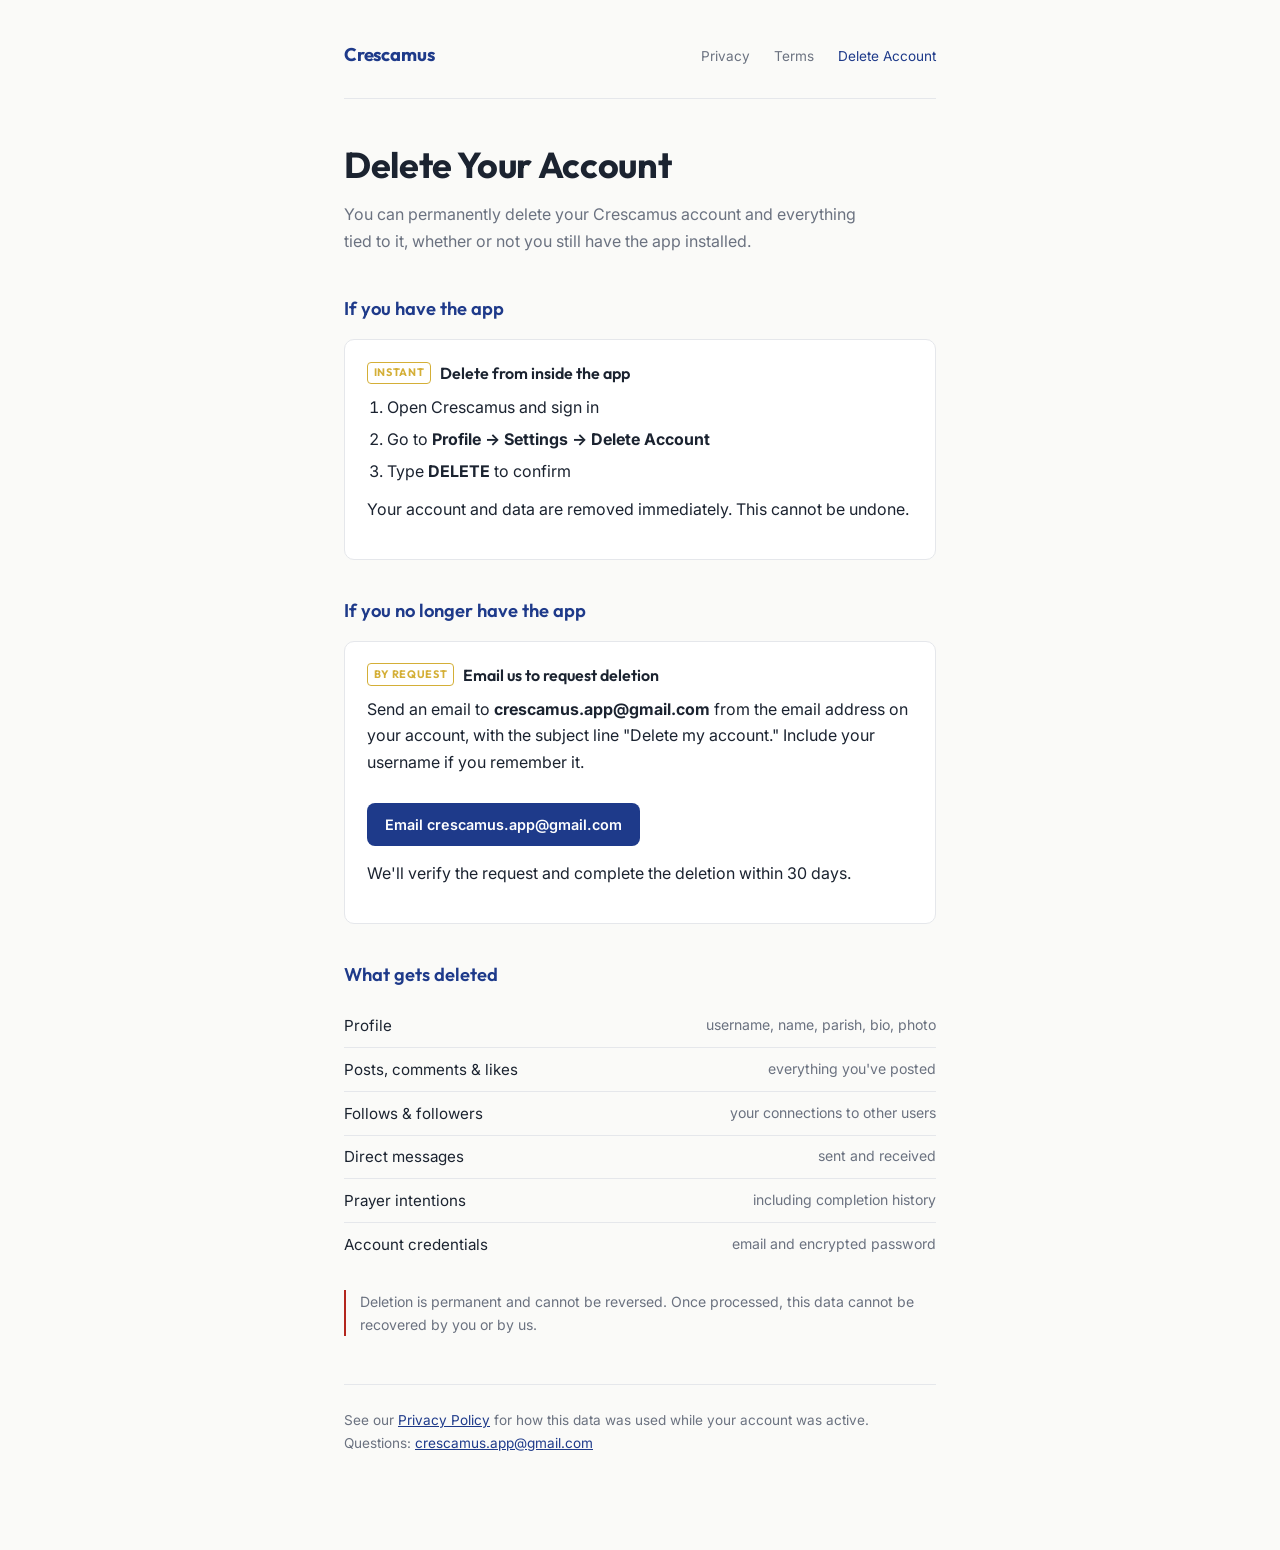
<file: public/delete-account.html>
<!doctype html>
<html lang="en">
<head>
<meta charset="UTF-8" />
<meta name="viewport" content="width=device-width, initial-scale=1.0" />
<title>Delete Your Account — Crescamus</title>
<meta name="description" content="How to permanently delete your Crescamus account and data, with or without the app installed." />
<link rel="icon" type="image/svg+xml" href="/favicon.svg" />
<link rel="preconnect" href="https://fonts.googleapis.com">
<link rel="preconnect" href="https://fonts.gstatic.com" crossorigin>
<link href="https://fonts.googleapis.com/css2?family=Inter:wght@400;500;600;700&family=Outfit:wght@500;600;700&display=swap" rel="stylesheet">
<style>
  :root {
    --primary: #1E3A8A;
    --secondary: #D4AF37;
    --background: #FAFAF8;
    --surface: #FFFFFF;
    --text: #1B2330;
    --text-secondary: #6B7280;
    --border: #E5E7EB;
    --danger: #B3261E;
    --font-display: 'Outfit', system-ui, sans-serif;
    --font-body: 'Inter', system-ui, sans-serif;
  }
  @media (prefers-color-scheme: dark) {
    :root {
      --primary: #3B82F6;
      --secondary: #E9C46A;
      --background: #0B0F19;
      --surface: #131A26;
      --text: #F3F4F6;
      --text-secondary: #9CA3AF;
      --border: #1F2937;
      --danger: #F2837A;
    }
  }
  * { box-sizing: border-box; }
  body {
    margin: 0;
    background: var(--background);
    color: var(--text);
    font-family: var(--font-body);
    line-height: 1.65;
  }
  .wrap { max-width: 40rem; margin: 0 auto; padding: 2.5rem 1.5rem 5rem; }
  header.site {
    display: flex; align-items: center; justify-content: space-between;
    padding-bottom: 1.75rem; margin-bottom: 2.25rem;
    border-bottom: 1px solid var(--border);
  }
  .wordmark {
    font-family: var(--font-display); font-weight: 700; font-size: 1.15rem;
    color: var(--primary); text-decoration: none; letter-spacing: -0.01em;
  }
  nav.legal a {
    color: var(--text-secondary); text-decoration: none; font-size: 0.85rem;
    margin-left: 1.25rem;
  }
  nav.legal a:hover, nav.legal a.current { color: var(--primary); }
  h1 {
    font-family: var(--font-display); font-weight: 700;
    font-size: clamp(1.75rem, 5vw, 2.25rem); letter-spacing: -0.01em;
    margin: 0 0 0.4rem;
  }
  .lede { color: var(--text-secondary); font-size: 1rem; margin: 0 0 2.5rem; max-width: 32rem; }
  h2 {
    font-family: var(--font-display); font-weight: 600; font-size: 1.15rem;
    color: var(--primary); margin: 2.25rem 0 0.9rem;
  }
  p { margin: 0 0 1rem; }
  a.inline { color: var(--primary); }
  .path {
    background: var(--surface); border: 1px solid var(--border);
    border-radius: 10px; padding: 1.25rem 1.4rem; margin-bottom: 1.1rem;
  }
  .path h3 {
    font-family: var(--font-display); font-weight: 600; font-size: 1rem;
    margin: 0 0 0.5rem; display: flex; align-items: center; gap: 0.55rem;
  }
  .path h3 .badge {
    font-size: 0.68rem; letter-spacing: 0.06em; text-transform: uppercase;
    color: var(--secondary); border: 1px solid var(--secondary);
    border-radius: 4px; padding: 0.12em 0.5em; font-weight: 700;
  }
  .path ol { margin: 0.5rem 0 0; padding-left: 1.25rem; }
  .path li { margin-bottom: 0.35rem; }
  .btn {
    display: inline-block; margin-top: 0.75rem;
    background: var(--primary); color: #fff; text-decoration: none;
    font-weight: 600; font-size: 0.9rem; padding: 0.6rem 1.1rem;
    border-radius: 8px;
  }
  .data-list { list-style: none; padding: 0; margin: 0 0 1rem; }
  .data-list li {
    padding: 0.55rem 0; border-bottom: 1px solid var(--border);
    display: flex; justify-content: space-between; gap: 1rem; font-size: 0.95rem;
  }
  .data-list li:last-child { border-bottom: none; }
  .data-list .what { color: var(--text-secondary); font-size: 0.88rem; text-align: right; }
  .note {
    font-size: 0.88rem; color: var(--text-secondary);
    border-left: 2px solid var(--danger); padding-left: 0.9rem; margin: 1.5rem 0;
  }
  footer.site {
    margin-top: 3rem; padding-top: 1.5rem; border-top: 1px solid var(--border);
    color: var(--text-secondary); font-size: 0.85rem;
  }
</style>
</head>
<body>
  <div class="wrap">
    <header class="site">
      <a class="wordmark" href="https://www.crescamus.app">Crescamus</a>
      <nav class="legal">
        <a href="/privacy.html">Privacy</a>
        <a href="/terms.html">Terms</a>
        <a href="/delete-account.html" class="current">Delete Account</a>
      </nav>
    </header>

    <h1>Delete Your Account</h1>
    <p class="lede">You can permanently delete your Crescamus account and everything tied to it, whether or not you still have the app installed.</p>

    <h2>If you have the app</h2>
    <div class="path">
      <h3><span class="badge">Instant</span>Delete from inside the app</h3>
      <ol>
        <li>Open Crescamus and sign in</li>
        <li>Go to <strong>Profile → Settings → Delete Account</strong></li>
        <li>Type <strong>DELETE</strong> to confirm</li>
      </ol>
      <p style="margin-top:0.75rem">Your account and data are removed immediately. This cannot be undone.</p>
    </div>

    <h2>If you no longer have the app</h2>
    <div class="path">
      <h3><span class="badge">By request</span>Email us to request deletion</h3>
      <p>Send an email to <strong>crescamus.app@gmail.com</strong> from the email address on your account, with the subject line "Delete my account." Include your username if you remember it.</p>
      <a class="btn" href="mailto:crescamus.app@gmail.com?subject=Delete%20my%20account&body=Please%20delete%20my%20Crescamus%20account.%0A%0AAccount%20email%3A%0AUsername%20(if%20known)%3A">Email crescamus.app@gmail.com</a>
      <p style="margin-top:0.9rem">We'll verify the request and complete the deletion within 30 days.</p>
    </div>

    <h2>What gets deleted</h2>
    <ul class="data-list">
      <li><span>Profile</span><span class="what">username, name, parish, bio, photo</span></li>
      <li><span>Posts, comments &amp; likes</span><span class="what">everything you've posted</span></li>
      <li><span>Follows &amp; followers</span><span class="what">your connections to other users</span></li>
      <li><span>Direct messages</span><span class="what">sent and received</span></li>
      <li><span>Prayer intentions</span><span class="what">including completion history</span></li>
      <li><span>Account credentials</span><span class="what">email and encrypted password</span></li>
    </ul>

    <p class="note">Deletion is permanent and cannot be reversed. Once processed, this data cannot be recovered by you or by us.</p>

    <footer class="site">
      <p>See our <a class="inline" href="/privacy.html">Privacy Policy</a> for how this data was used while your account was active. Questions: <a class="inline" href="mailto:crescamus.app@gmail.com">crescamus.app@gmail.com</a></p>
    </footer>
  </div>
</body>
</html>
</file>
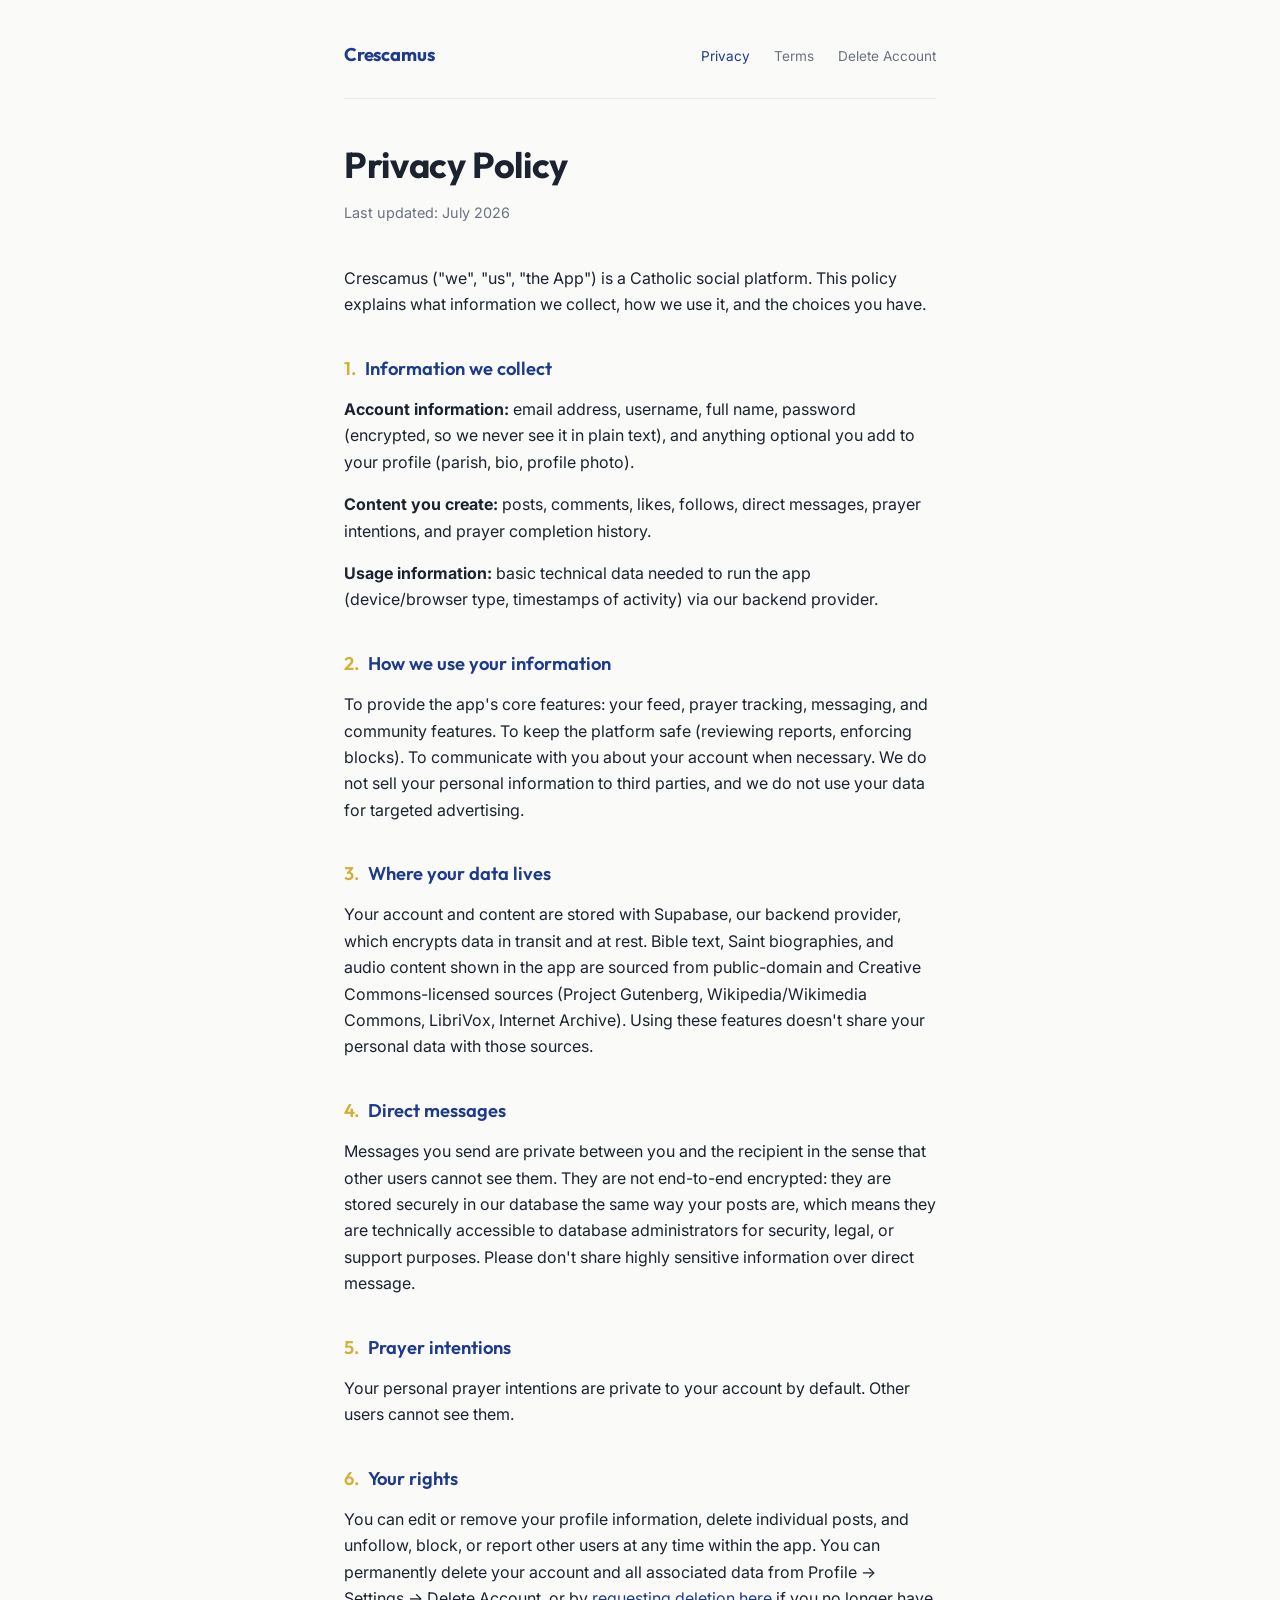
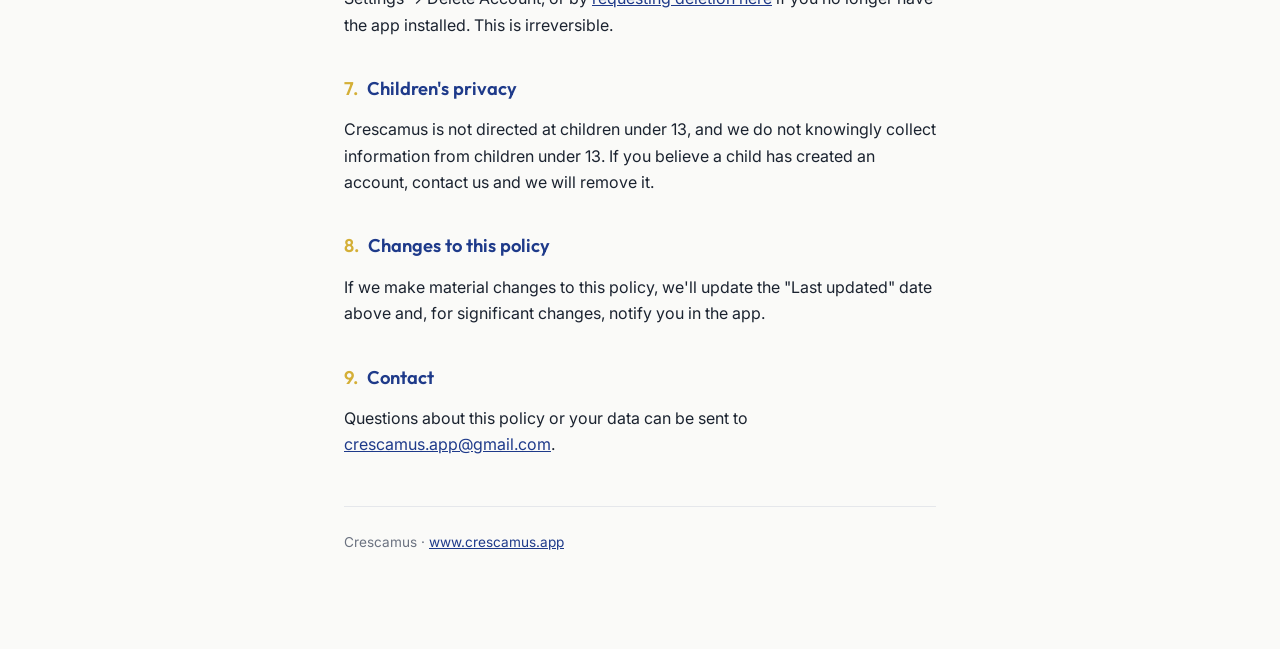
<file: public/privacy.html>
<!doctype html>
<html lang="en">
<head>
<meta charset="UTF-8" />
<meta name="viewport" content="width=device-width, initial-scale=1.0" />
<title>Privacy Policy — Crescamus</title>
<meta name="description" content="How Crescamus collects, uses, and protects your information." />
<link rel="icon" type="image/svg+xml" href="/favicon.svg" />
<link rel="preconnect" href="https://fonts.googleapis.com">
<link rel="preconnect" href="https://fonts.gstatic.com" crossorigin>
<link href="https://fonts.googleapis.com/css2?family=Inter:wght@400;500;600;700&family=Outfit:wght@500;600;700&display=swap" rel="stylesheet">
<style>
  :root {
    --primary: #1E3A8A;
    --secondary: #D4AF37;
    --background: #FAFAF8;
    --surface: #FFFFFF;
    --text: #1B2330;
    --text-secondary: #6B7280;
    --border: #E5E7EB;
    --font-display: 'Outfit', system-ui, sans-serif;
    --font-body: 'Inter', system-ui, sans-serif;
  }
  @media (prefers-color-scheme: dark) {
    :root {
      --primary: #3B82F6;
      --secondary: #E9C46A;
      --background: #0B0F19;
      --surface: #131A26;
      --text: #F3F4F6;
      --text-secondary: #9CA3AF;
      --border: #1F2937;
    }
  }
  * { box-sizing: border-box; }
  body {
    margin: 0;
    background: var(--background);
    color: var(--text);
    font-family: var(--font-body);
    line-height: 1.65;
  }
  .wrap { max-width: 40rem; margin: 0 auto; padding: 2.5rem 1.5rem 5rem; }
  header.site {
    display: flex; align-items: center; justify-content: space-between;
    padding-bottom: 1.75rem; margin-bottom: 2.25rem;
    border-bottom: 1px solid var(--border);
  }
  .wordmark {
    font-family: var(--font-display); font-weight: 700; font-size: 1.15rem;
    color: var(--primary); text-decoration: none; letter-spacing: -0.01em;
  }
  nav.legal a {
    color: var(--text-secondary); text-decoration: none; font-size: 0.85rem;
    margin-left: 1.25rem;
  }
  nav.legal a:hover, nav.legal a.current { color: var(--primary); }
  h1 {
    font-family: var(--font-display); font-weight: 700;
    font-size: clamp(1.75rem, 5vw, 2.25rem); letter-spacing: -0.01em;
    margin: 0 0 0.4rem;
  }
  .updated { color: var(--text-secondary); font-size: 0.9rem; margin: 0 0 2.5rem; }
  h2 {
    font-family: var(--font-display); font-weight: 600; font-size: 1.15rem;
    color: var(--primary); margin: 2.25rem 0 0.75rem;
  }
  h2 .num { color: var(--secondary); margin-right: 0.5em; }
  p { margin: 0 0 1rem; }
  a.inline { color: var(--primary); }
  footer.site {
    margin-top: 3rem; padding-top: 1.5rem; border-top: 1px solid var(--border);
    color: var(--text-secondary); font-size: 0.85rem;
  }
</style>
</head>
<body>
  <div class="wrap">
    <header class="site">
      <a class="wordmark" href="https://www.crescamus.app">Crescamus</a>
      <nav class="legal">
        <a href="/privacy.html" class="current">Privacy</a>
        <a href="/terms.html">Terms</a>
        <a href="/delete-account.html">Delete Account</a>
      </nav>
    </header>

    <h1>Privacy Policy</h1>
    <p class="updated">Last updated: July 2026</p>

    <p>Crescamus ("we", "us", "the App") is a Catholic social platform. This policy explains what information we collect, how we use it, and the choices you have.</p>

    <h2><span class="num">1.</span>Information we collect</h2>
    <p><strong>Account information:</strong> email address, username, full name, password (encrypted, so we never see it in plain text), and anything optional you add to your profile (parish, bio, profile photo).</p>
    <p><strong>Content you create:</strong> posts, comments, likes, follows, direct messages, prayer intentions, and prayer completion history.</p>
    <p><strong>Usage information:</strong> basic technical data needed to run the app (device/browser type, timestamps of activity) via our backend provider.</p>

    <h2><span class="num">2.</span>How we use your information</h2>
    <p>To provide the app's core features: your feed, prayer tracking, messaging, and community features. To keep the platform safe (reviewing reports, enforcing blocks). To communicate with you about your account when necessary. We do not sell your personal information to third parties, and we do not use your data for targeted advertising.</p>

    <h2><span class="num">3.</span>Where your data lives</h2>
    <p>Your account and content are stored with Supabase, our backend provider, which encrypts data in transit and at rest. Bible text, Saint biographies, and audio content shown in the app are sourced from public-domain and Creative Commons-licensed sources (Project Gutenberg, Wikipedia/Wikimedia Commons, LibriVox, Internet Archive). Using these features doesn't share your personal data with those sources.</p>

    <h2><span class="num">4.</span>Direct messages</h2>
    <p>Messages you send are private between you and the recipient in the sense that other users cannot see them. They are not end-to-end encrypted: they are stored securely in our database the same way your posts are, which means they are technically accessible to database administrators for security, legal, or support purposes. Please don't share highly sensitive information over direct message.</p>

    <h2><span class="num">5.</span>Prayer intentions</h2>
    <p>Your personal prayer intentions are private to your account by default. Other users cannot see them.</p>

    <h2><span class="num">6.</span>Your rights</h2>
    <p>You can edit or remove your profile information, delete individual posts, and unfollow, block, or report other users at any time within the app. You can permanently delete your account and all associated data from Profile → Settings → Delete Account, or by <a class="inline" href="/delete-account.html">requesting deletion here</a> if you no longer have the app installed. This is irreversible.</p>

    <h2><span class="num">7.</span>Children's privacy</h2>
    <p>Crescamus is not directed at children under 13, and we do not knowingly collect information from children under 13. If you believe a child has created an account, contact us and we will remove it.</p>

    <h2><span class="num">8.</span>Changes to this policy</h2>
    <p>If we make material changes to this policy, we'll update the "Last updated" date above and, for significant changes, notify you in the app.</p>

    <h2><span class="num">9.</span>Contact</h2>
    <p>Questions about this policy or your data can be sent to <a class="inline" href="mailto:crescamus.app@gmail.com">crescamus.app@gmail.com</a>.</p>

    <footer class="site">
      <p>Crescamus · <a class="inline" href="https://www.crescamus.app">www.crescamus.app</a></p>
    </footer>
  </div>
</body>
</html>
</file>
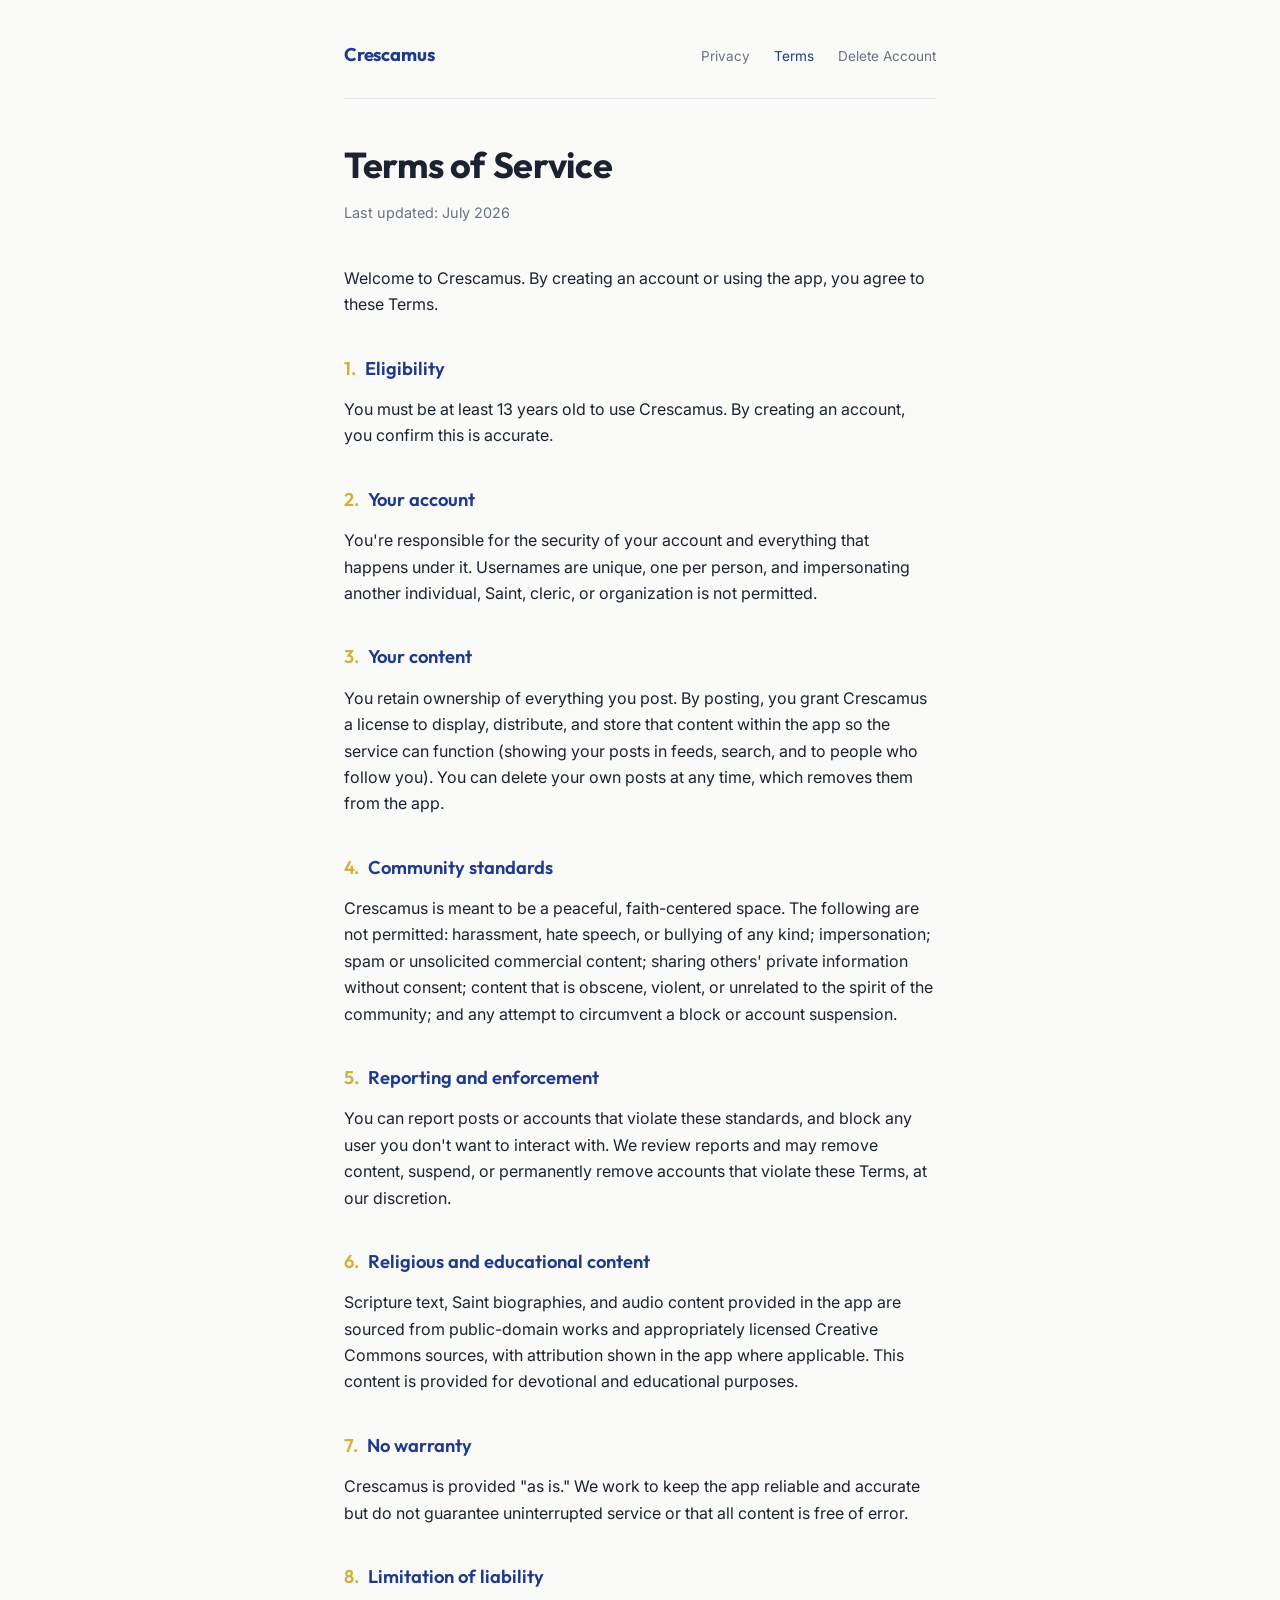
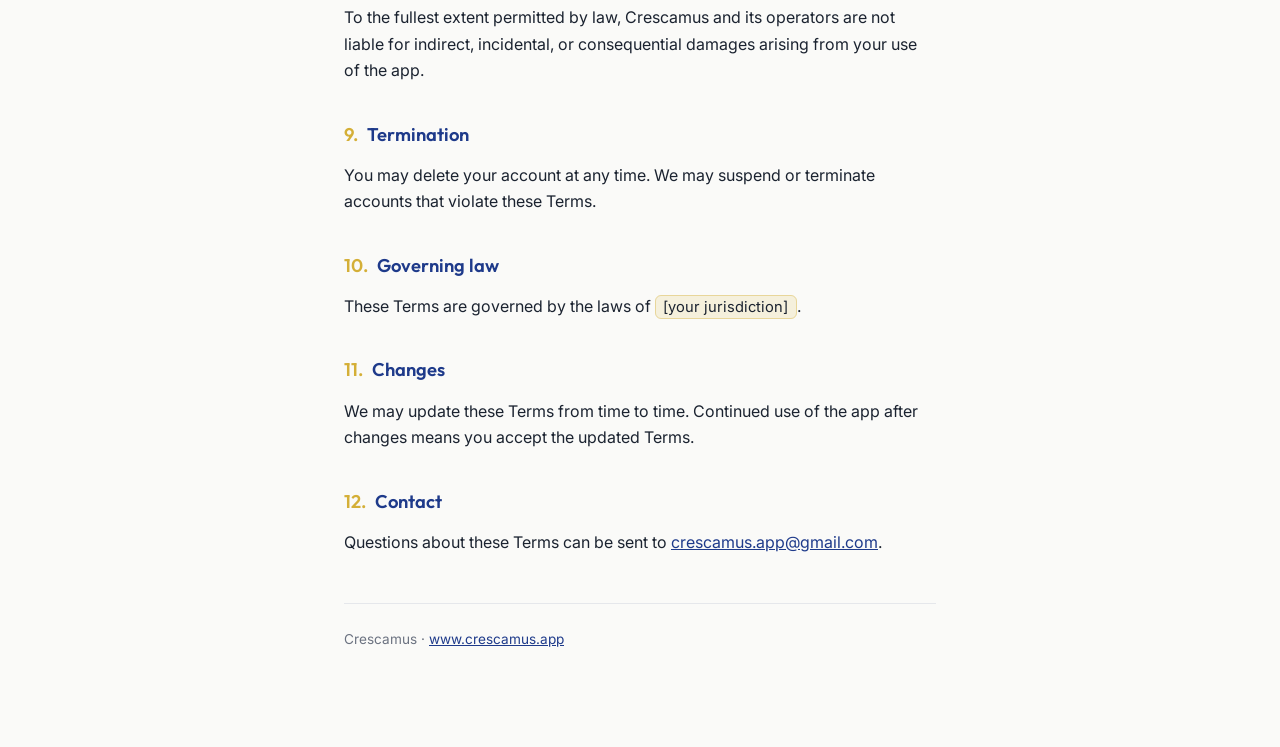
<file: public/terms.html>
<!doctype html>
<html lang="en">
<head>
<meta charset="UTF-8" />
<meta name="viewport" content="width=device-width, initial-scale=1.0" />
<title>Terms of Service — Crescamus</title>
<meta name="description" content="The terms that govern using Crescamus." />
<link rel="icon" type="image/svg+xml" href="/favicon.svg" />
<link rel="preconnect" href="https://fonts.googleapis.com">
<link rel="preconnect" href="https://fonts.gstatic.com" crossorigin>
<link href="https://fonts.googleapis.com/css2?family=Inter:wght@400;500;600;700&family=Outfit:wght@500;600;700&display=swap" rel="stylesheet">
<style>
  :root {
    --primary: #1E3A8A;
    --secondary: #D4AF37;
    --background: #FAFAF8;
    --surface: #FFFFFF;
    --text: #1B2330;
    --text-secondary: #6B7280;
    --border: #E5E7EB;
    --font-display: 'Outfit', system-ui, sans-serif;
    --font-body: 'Inter', system-ui, sans-serif;
  }
  @media (prefers-color-scheme: dark) {
    :root {
      --primary: #3B82F6;
      --secondary: #E9C46A;
      --background: #0B0F19;
      --surface: #131A26;
      --text: #F3F4F6;
      --text-secondary: #9CA3AF;
      --border: #1F2937;
    }
  }
  * { box-sizing: border-box; }
  body {
    margin: 0;
    background: var(--background);
    color: var(--text);
    font-family: var(--font-body);
    line-height: 1.65;
  }
  .wrap { max-width: 40rem; margin: 0 auto; padding: 2.5rem 1.5rem 5rem; }
  header.site {
    display: flex; align-items: center; justify-content: space-between;
    padding-bottom: 1.75rem; margin-bottom: 2.25rem;
    border-bottom: 1px solid var(--border);
  }
  .wordmark {
    font-family: var(--font-display); font-weight: 700; font-size: 1.15rem;
    color: var(--primary); text-decoration: none; letter-spacing: -0.01em;
  }
  nav.legal a {
    color: var(--text-secondary); text-decoration: none; font-size: 0.85rem;
    margin-left: 1.25rem;
  }
  nav.legal a:hover, nav.legal a.current { color: var(--primary); }
  h1 {
    font-family: var(--font-display); font-weight: 700;
    font-size: clamp(1.75rem, 5vw, 2.25rem); letter-spacing: -0.01em;
    margin: 0 0 0.4rem;
  }
  .updated { color: var(--text-secondary); font-size: 0.9rem; margin: 0 0 2.5rem; }
  h2 {
    font-family: var(--font-display); font-weight: 600; font-size: 1.15rem;
    color: var(--primary); margin: 2.25rem 0 0.75rem;
  }
  h2 .num { color: var(--secondary); margin-right: 0.5em; }
  p { margin: 0 0 1rem; }
  a.inline { color: var(--primary); }
  .placeholder {
    background: color-mix(in srgb, var(--secondary) 14%, transparent);
    border: 1px solid color-mix(in srgb, var(--secondary) 40%, transparent);
    border-radius: 6px; padding: 0.15em 0.5em; font-size: 0.92em;
  }
  footer.site {
    margin-top: 3rem; padding-top: 1.5rem; border-top: 1px solid var(--border);
    color: var(--text-secondary); font-size: 0.85rem;
  }
</style>
</head>
<body>
  <div class="wrap">
    <header class="site">
      <a class="wordmark" href="https://www.crescamus.app">Crescamus</a>
      <nav class="legal">
        <a href="/privacy.html">Privacy</a>
        <a href="/terms.html" class="current">Terms</a>
        <a href="/delete-account.html">Delete Account</a>
      </nav>
    </header>

    <h1>Terms of Service</h1>
    <p class="updated">Last updated: July 2026</p>

    <p>Welcome to Crescamus. By creating an account or using the app, you agree to these Terms.</p>

    <h2><span class="num">1.</span>Eligibility</h2>
    <p>You must be at least 13 years old to use Crescamus. By creating an account, you confirm this is accurate.</p>

    <h2><span class="num">2.</span>Your account</h2>
    <p>You're responsible for the security of your account and everything that happens under it. Usernames are unique, one per person, and impersonating another individual, Saint, cleric, or organization is not permitted.</p>

    <h2><span class="num">3.</span>Your content</h2>
    <p>You retain ownership of everything you post. By posting, you grant Crescamus a license to display, distribute, and store that content within the app so the service can function (showing your posts in feeds, search, and to people who follow you). You can delete your own posts at any time, which removes them from the app.</p>

    <h2><span class="num">4.</span>Community standards</h2>
    <p>Crescamus is meant to be a peaceful, faith-centered space. The following are not permitted: harassment, hate speech, or bullying of any kind; impersonation; spam or unsolicited commercial content; sharing others' private information without consent; content that is obscene, violent, or unrelated to the spirit of the community; and any attempt to circumvent a block or account suspension.</p>

    <h2><span class="num">5.</span>Reporting and enforcement</h2>
    <p>You can report posts or accounts that violate these standards, and block any user you don't want to interact with. We review reports and may remove content, suspend, or permanently remove accounts that violate these Terms, at our discretion.</p>

    <h2><span class="num">6.</span>Religious and educational content</h2>
    <p>Scripture text, Saint biographies, and audio content provided in the app are sourced from public-domain works and appropriately licensed Creative Commons sources, with attribution shown in the app where applicable. This content is provided for devotional and educational purposes.</p>

    <h2><span class="num">7.</span>No warranty</h2>
    <p>Crescamus is provided "as is." We work to keep the app reliable and accurate but do not guarantee uninterrupted service or that all content is free of error.</p>

    <h2><span class="num">8.</span>Limitation of liability</h2>
    <p>To the fullest extent permitted by law, Crescamus and its operators are not liable for indirect, incidental, or consequential damages arising from your use of the app.</p>

    <h2><span class="num">9.</span>Termination</h2>
    <p>You may delete your account at any time. We may suspend or terminate accounts that violate these Terms.</p>

    <h2><span class="num">10.</span>Governing law</h2>
    <p>These Terms are governed by the laws of <span class="placeholder">[your jurisdiction]</span>.</p>

    <h2><span class="num">11.</span>Changes</h2>
    <p>We may update these Terms from time to time. Continued use of the app after changes means you accept the updated Terms.</p>

    <h2><span class="num">12.</span>Contact</h2>
    <p>Questions about these Terms can be sent to <a class="inline" href="mailto:crescamus.app@gmail.com">crescamus.app@gmail.com</a>.</p>

    <footer class="site">
      <p>Crescamus · <a class="inline" href="https://www.crescamus.app">www.crescamus.app</a></p>
    </footer>
  </div>
</body>
</html>
</file>
